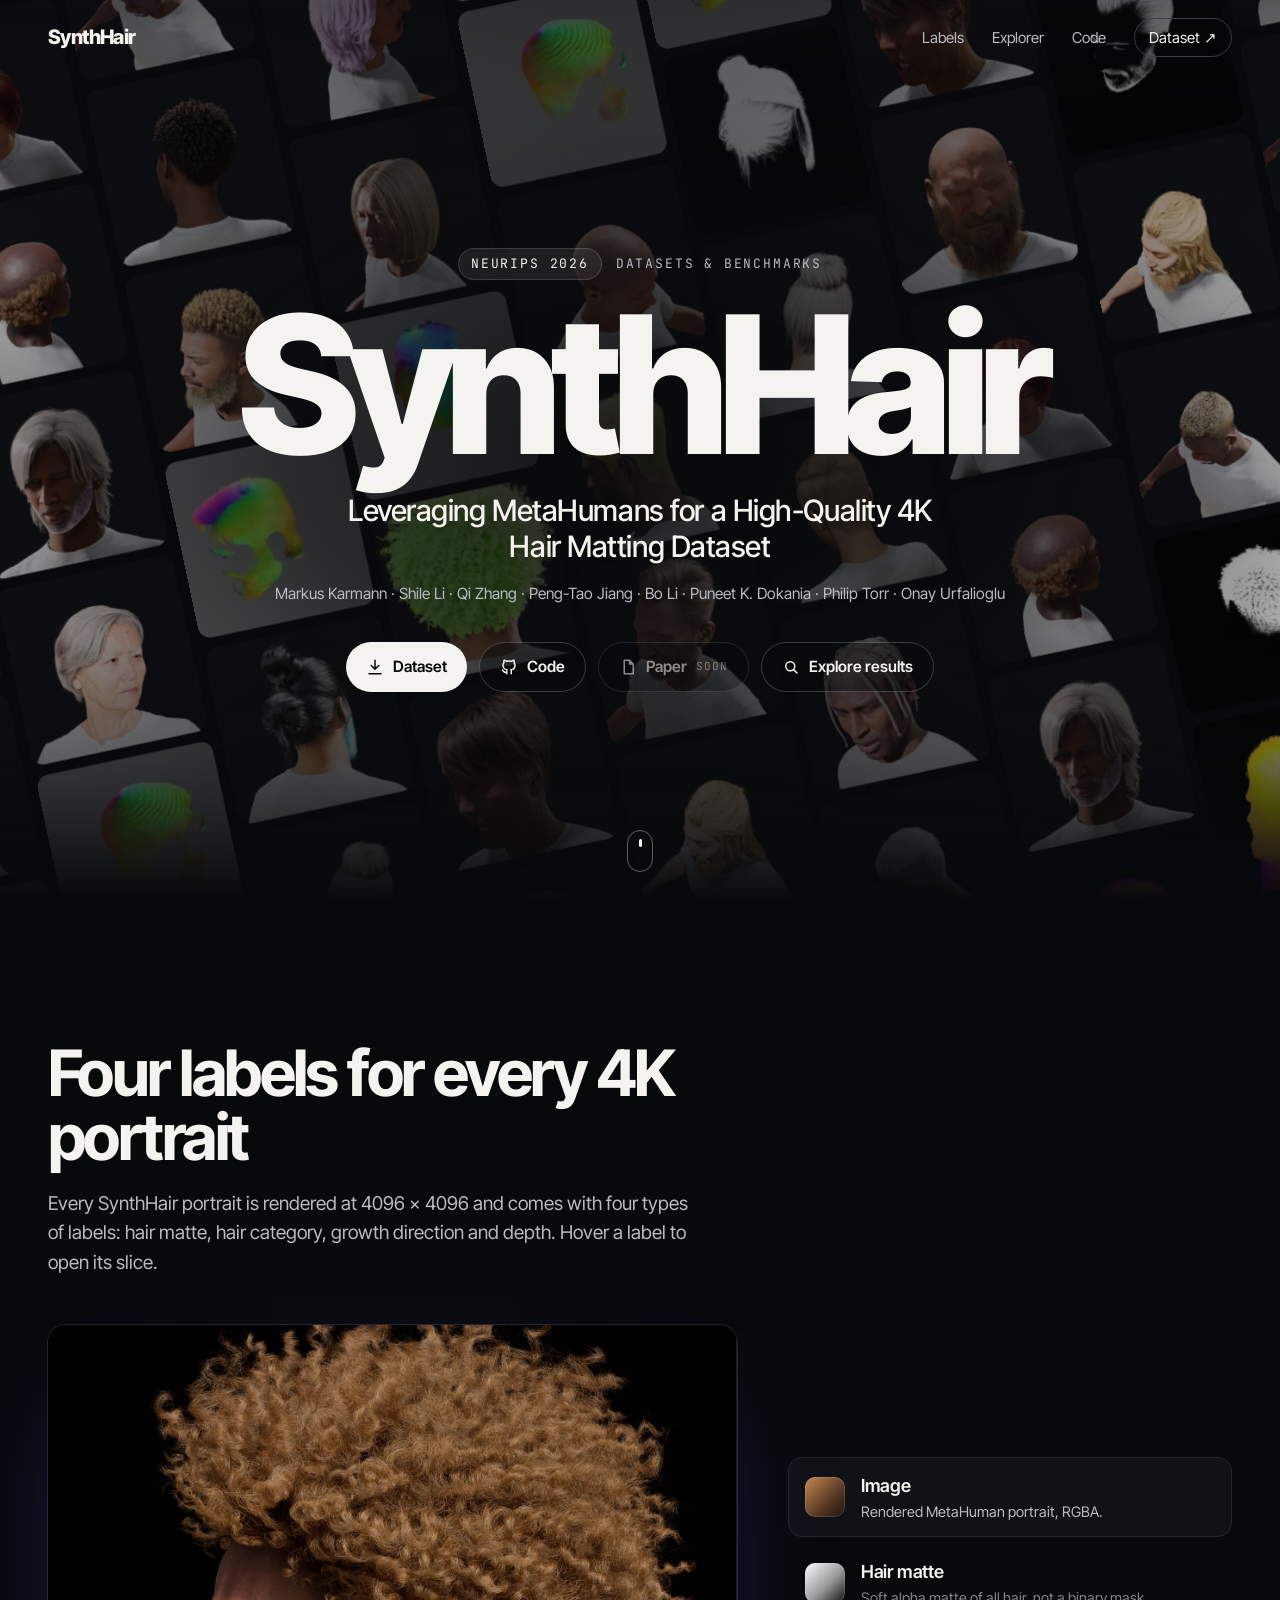
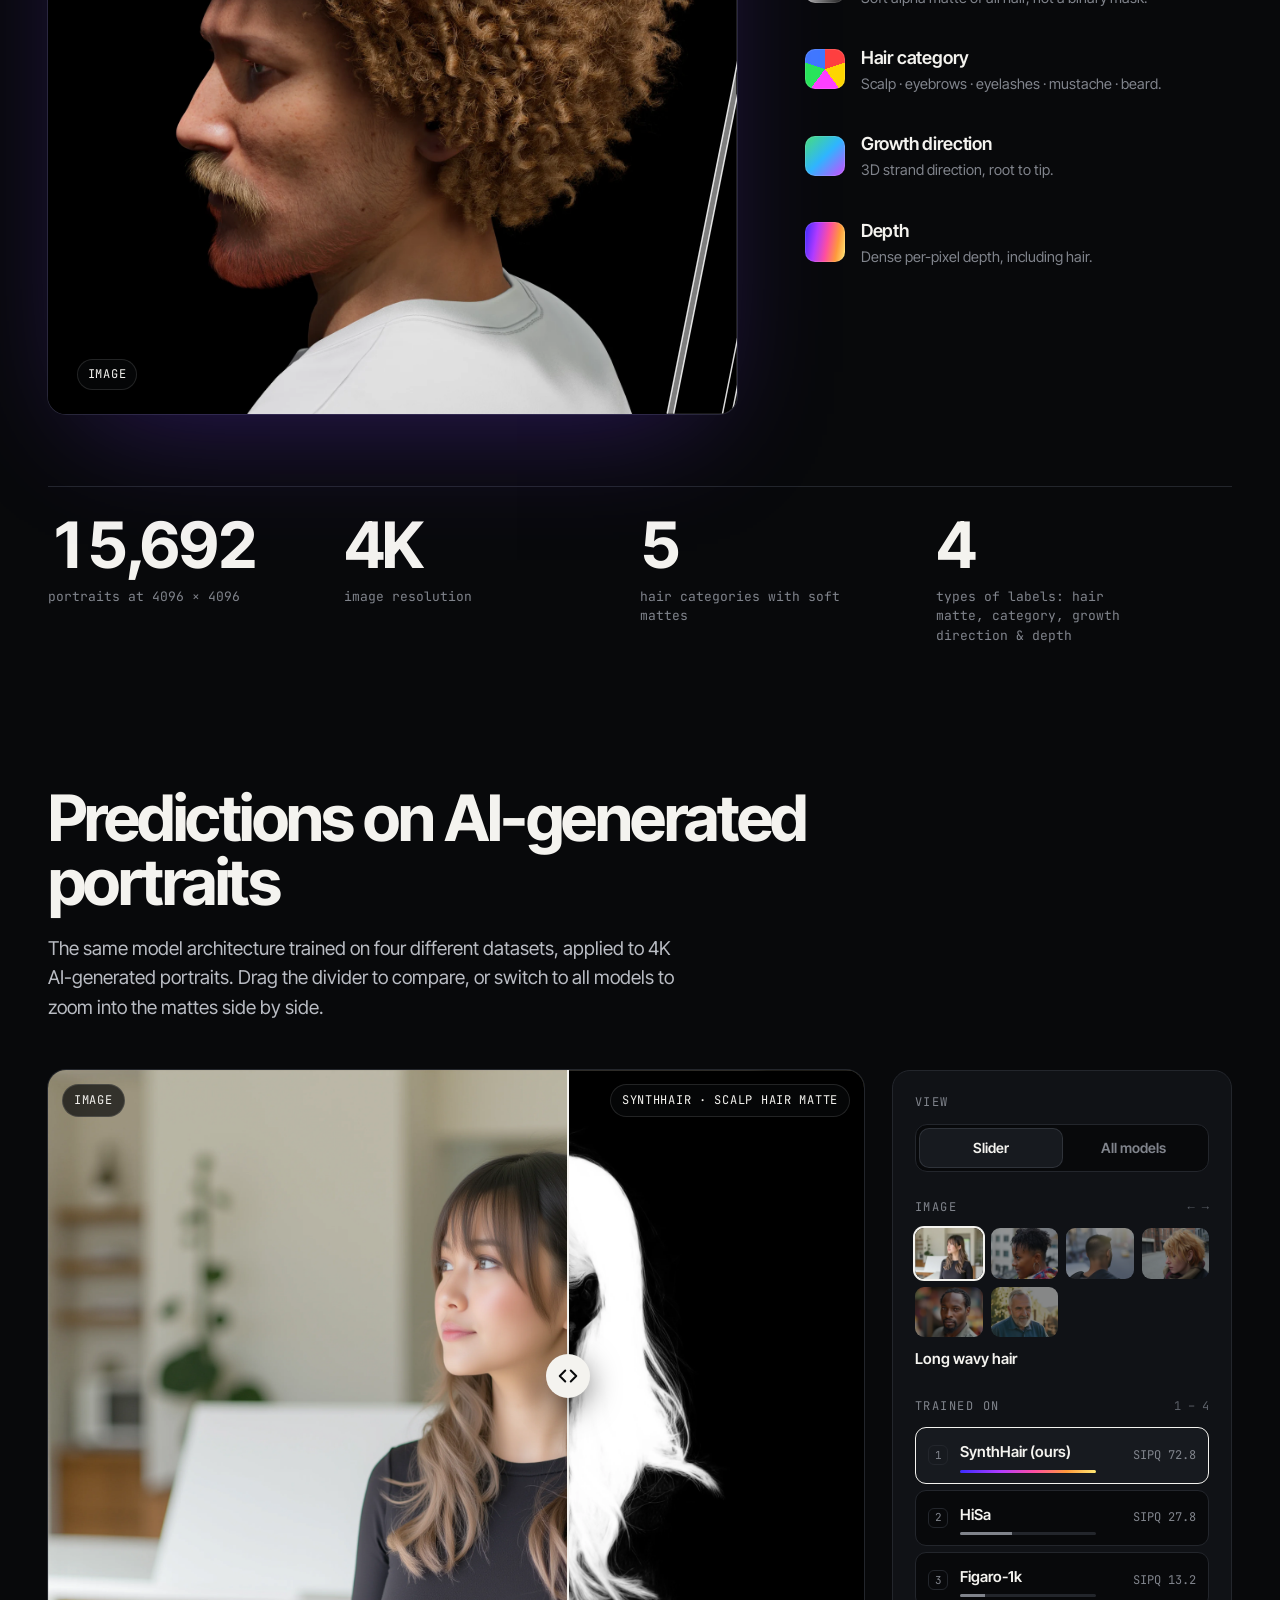
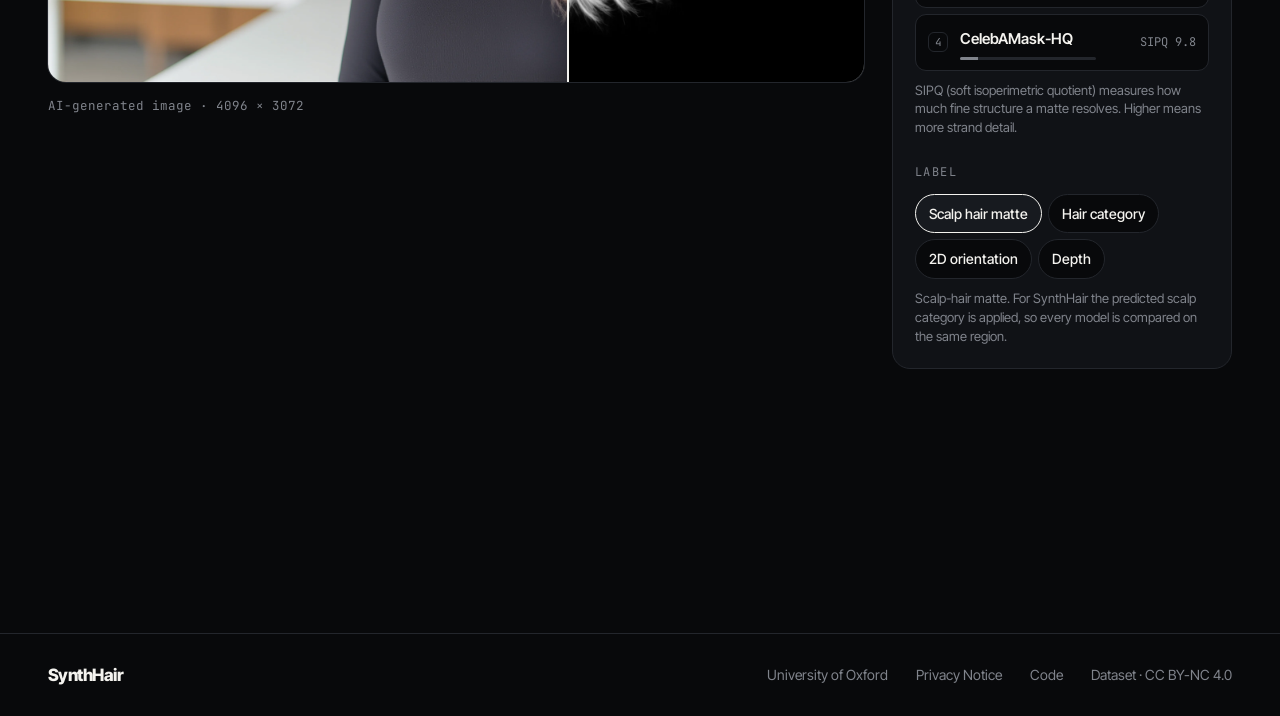
<file: index.html>
<!DOCTYPE html>
<html lang="en">
<head>
  <meta charset="utf-8">
  <meta name="viewport" content="width=device-width, initial-scale=1">
  <title>SynthHair: Leveraging MetaHumans for a High-Quality 4K Hair Matting Dataset</title>
  <meta name="description"
        content="SynthHair: 16,000 synthetic 4K portraits with soft hair alpha, hair categories, growth direction and depth labels. A research project at the University of Oxford.">
  <meta name="keywords" content="SynthHair, Hair Matting, Synthetic Data, MetaHuman, Computer Vision, Dataset">
  <meta property="og:title" content="SynthHair">
  <meta property="og:description" content="A high-quality 4K hair matting dataset built from MetaHumans.">
  <meta property="og:image" content="./static/media/hero/rgb.webp">
  <meta name="theme-color" content="#08090b">
  <link rel="icon" href="./static/favicon.svg" type="image/svg+xml">

  <link rel="preload" href="./static/fonts/inter-tight-800.woff2" as="font" type="font/woff2" crossorigin>
  <link rel="stylesheet" href="./static/css/site.css">
  <script defer src="./static/media/explorer/manifest.js"></script>
  <script defer src="./static/js/site.js"></script>
</head>
<body>

<nav class="nav" id="nav">
  <a class="nav-brand" href="#top">SynthHair</a>
  <div class="nav-links">
    <a href="#frame">Labels</a>
    <a href="#explorer">Explorer</a>
    <a href="https://github.com/mkarmann/synth-hair" target="_blank" rel="noopener">Code</a>
    <a class="nav-cta" href="https://doi.org/10.7910/DVN/KTSTEW" target="_blank" rel="noopener">Dataset ↗</a>
  </div>
</nav>

<header class="landing" id="top">
  <div class="wall" id="wall" aria-hidden="true"></div>
  <div class="landing-shade" aria-hidden="true"></div>

  <div class="landing-content">
    <div class="eyebrow reveal">
      <span class="pill">NeurIPS 2026</span>
      <span>Datasets &amp; Benchmarks</span>
    </div>
    <h1 class="title reveal" style="--d: 80ms">SynthHair</h1>
    <p class="subtitle reveal" style="--d: 160ms">
      Leveraging MetaHumans for a High-Quality 4K Hair&nbsp;Matting&nbsp;Dataset
    </p>
    <p class="authors reveal" style="--d: 240ms">
      Markus Karmann · Shile Li · Qi Zhang · Peng-Tao Jiang · Bo Li ·
      Puneet K. Dokania · Philip Torr · Onay Urfalioglu
    </p>
    <div class="actions reveal" style="--d: 320ms">
      <a class="btn btn-primary" href="https://doi.org/10.7910/DVN/KTSTEW" target="_blank" rel="noopener">
        <svg viewBox="0 0 24 24" aria-hidden="true"><path d="M12 3v12m0 0-5-5m5 5 5-5M4 21h16"/></svg>
        Dataset
      </a>
      <a class="btn btn-ghost" href="https://github.com/mkarmann/synth-hair" target="_blank" rel="noopener">
        <svg viewBox="0 0 24 24" aria-hidden="true"><path d="M9 19c-4.3 1.4-4.3-2.5-6-3m12 5v-3.5c0-1 .1-1.4-.5-2 2.8-.3 5.5-1.4 5.5-6a4.6 4.6 0 0 0-1.3-3.2 4.2 4.2 0 0 0-.1-3.2s-1.1-.3-3.5 1.3a12.3 12.3 0 0 0-6.2 0C6.5 2.8 5.4 3.1 5.4 3.1a4.2 4.2 0 0 0-.1 3.2A4.6 4.6 0 0 0 4 9.5c0 4.6 2.7 5.7 5.5 6-.6.6-.6 1.2-.5 2V21"/></svg>
        Code
      </a>
      <span class="btn btn-ghost is-disabled" title="Coming soon">
        <svg viewBox="0 0 24 24" aria-hidden="true"><path d="M7 3h7l5 5v13H7zM14 3v5h5"/></svg>
        Paper <small>soon</small>
      </span>
      <a class="btn btn-ghost" href="#explorer">
        <svg viewBox="0 0 24 24" aria-hidden="true"><circle cx="11" cy="11" r="6"/><path d="m20 20-4.5-4.5"/></svg>
        Explore results
      </a>
    </div>
  </div>

  <a class="scroll-cue" href="#frame" aria-label="Scroll down"><span></span></a>
</header>

<main>

  <section class="section" id="frame">
    <div class="section-head">
      <h2>Four labels for every 4K portrait</h2>
      <p class="lede">
        Every SynthHair portrait is rendered at 4096 × 4096 and comes with four types of labels:
        hair matte, hair category, growth direction and depth. Hover a label to open its slice.
      </p>
    </div>

    <div class="frame-grid">
      <div class="slicer" id="slicer">
        <img class="slice" data-layer="0" src="./static/media/hero/rgb.webp" alt="Rendered MetaHuman portrait">
        <img class="slice" data-layer="1" src="./static/media/hero/matte.webp" alt="Hair matte">
        <img class="slice" data-layer="2" src="./static/media/hero/categories.webp" alt="Hair category mattes">
        <img class="slice" data-layer="3" src="./static/media/hero/growth.webp" alt="3D hair growth direction">
        <img class="slice" data-layer="4" src="./static/media/hero/depth.webp" alt="Depth">
        <svg class="slice-lines" id="slice-lines" viewBox="0 0 100 100" preserveAspectRatio="none" aria-hidden="true"></svg>
        <div class="slice-tags" id="slice-tags" aria-hidden="true"></div>
      </div>

      <ol class="legend" id="legend">
        <li data-layer="0">
          <span class="legend-swatch sw-rgb"></span>
          <div><b>Image</b><span>Rendered MetaHuman portrait, RGBA.</span></div>
        </li>
        <li data-layer="1">
          <span class="legend-swatch sw-matte"></span>
          <div><b>Hair matte</b><span>Soft alpha matte of all hair, not a binary mask.</span></div>
        </li>
        <li data-layer="2">
          <span class="legend-swatch sw-cat"></span>
          <div><b>Hair category</b><span>Scalp · eyebrows · eyelashes · mustache · beard.</span></div>
        </li>
        <li data-layer="3">
          <span class="legend-swatch sw-growth"></span>
          <div><b>Growth direction</b><span>3D strand direction, root to tip.</span></div>
        </li>
        <li data-layer="4">
          <span class="legend-swatch sw-depth"></span>
          <div><b>Depth</b><span>Dense per-pixel depth, including hair.</span></div>
        </li>
      </ol>
    </div>

    <dl class="facts">
      <div><dt data-count="16000">16,000</dt><dd>portraits at 4096 × 4096</dd></div>
      <div><dt>4K</dt><dd>image resolution</dd></div>
      <div><dt data-count="5">5</dt><dd>hair categories with soft mattes</dd></div>
      <div><dt data-count="4">4</dt><dd>types of labels: hair matte, category, growth direction &amp; depth</dd></div>
    </dl>
  </section>

  <section class="section" id="explorer">
    <div class="section-head">
      <h2>Predictions on AI-generated portraits</h2>
      <p class="lede">
        The same model architecture trained on four different datasets, applied to 4K AI-generated portraits.
        Drag the divider to compare, or switch to all models to zoom into the mattes side by side.
      </p>
    </div>

    <div class="explorer">
      <div class="stage-wrap">
        <div class="stage" id="stage" tabindex="0" aria-label="Prediction viewer">
          <div class="stage-single" id="stage-single">
            <img class="stage-img" id="img-base" alt="">
            <div class="stage-pred" id="pred-clip"><img class="stage-img" id="img-pred" alt=""></div>
            <div class="divider" id="divider"><span class="divider-knob"><svg viewBox="0 0 24 24"><path d="m9 6-6 6 6 6M15 6l6 6-6 6"/></svg></span></div>
            <span class="stage-tag tag-left">Image</span>
            <span class="stage-tag tag-right" id="tag-right">Prediction</span>
          </div>
          <div class="stage-grid" id="stage-grid"></div>
          <div class="stage-loading" id="stage-loading"><span></span></div>
        </div>
        <div class="stage-caption">
          <span class="mono" id="caption-meta">AI-generated image · 4096 × 3072</span>
        </div>
      </div>

      <aside class="controls">
        <div class="control">
          <div class="control-label">View</div>
          <div class="segmented" id="view-toggle" role="tablist">
            <button class="is-active" data-view="single">Slider</button>
            <button data-view="grid">All models</button>
          </div>
        </div>

        <div class="control">
          <div class="control-label">Image <span class="mono hint">← →</span></div>
          <div class="thumbs" id="thumbs"></div>
        </div>

        <div class="control" id="model-control">
          <div class="control-label">Trained on <span class="mono hint">1 – 4</span></div>
          <div class="models" id="models"></div>
          <p class="note">SIPQ (soft isoperimetric quotient) measures how much fine structure a matte resolves. Higher means more strand detail.</p>
        </div>

        <div class="control" id="label-control">
          <div class="control-label">Label</div>
          <div class="chips" id="labels"></div>
          <p class="note" id="label-note"></p>
        </div>
      </aside>
    </div>

  </section>

  <section class="section section-narrow" id="privacy">
    <p class="about-small">
      This research uses pre-existing third-party academic image datasets that may contain personal
      data (such as faces). Please see our <a href="./privacy.html">Privacy Notice</a> for details on how
      personal data is processed, retained, and how to request erasure.
    </p>
  </section>

</main>

<footer class="footer">
  <span class="nav-brand">SynthHair</span>
  <span>University of Oxford</span>
  <a href="./privacy.html">Privacy Notice</a>
  <a href="https://github.com/mkarmann/synth-hair" target="_blank" rel="noopener">Code</a>
  <a href="https://doi.org/10.7910/DVN/KTSTEW" target="_blank" rel="noopener">Dataset · CC BY-NC 4.0</a>
</footer>

</body>
</html>
</file>
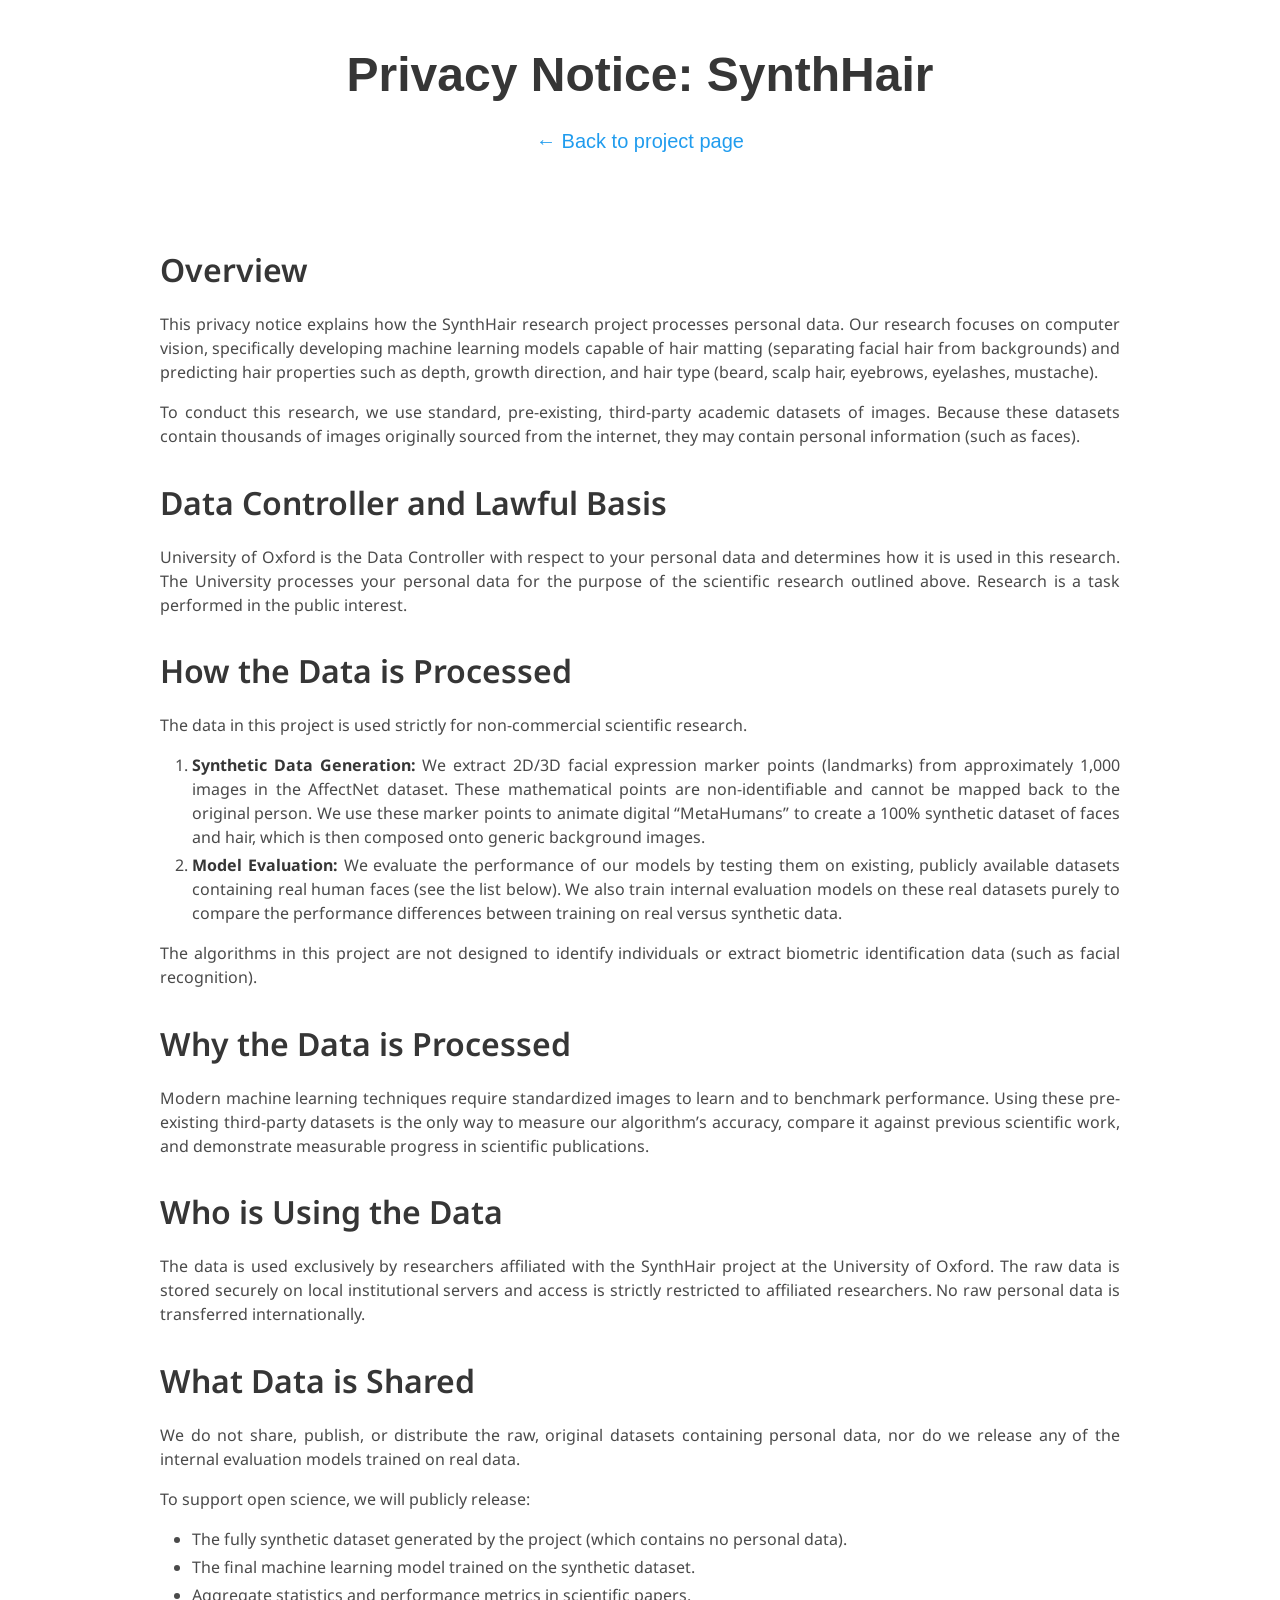
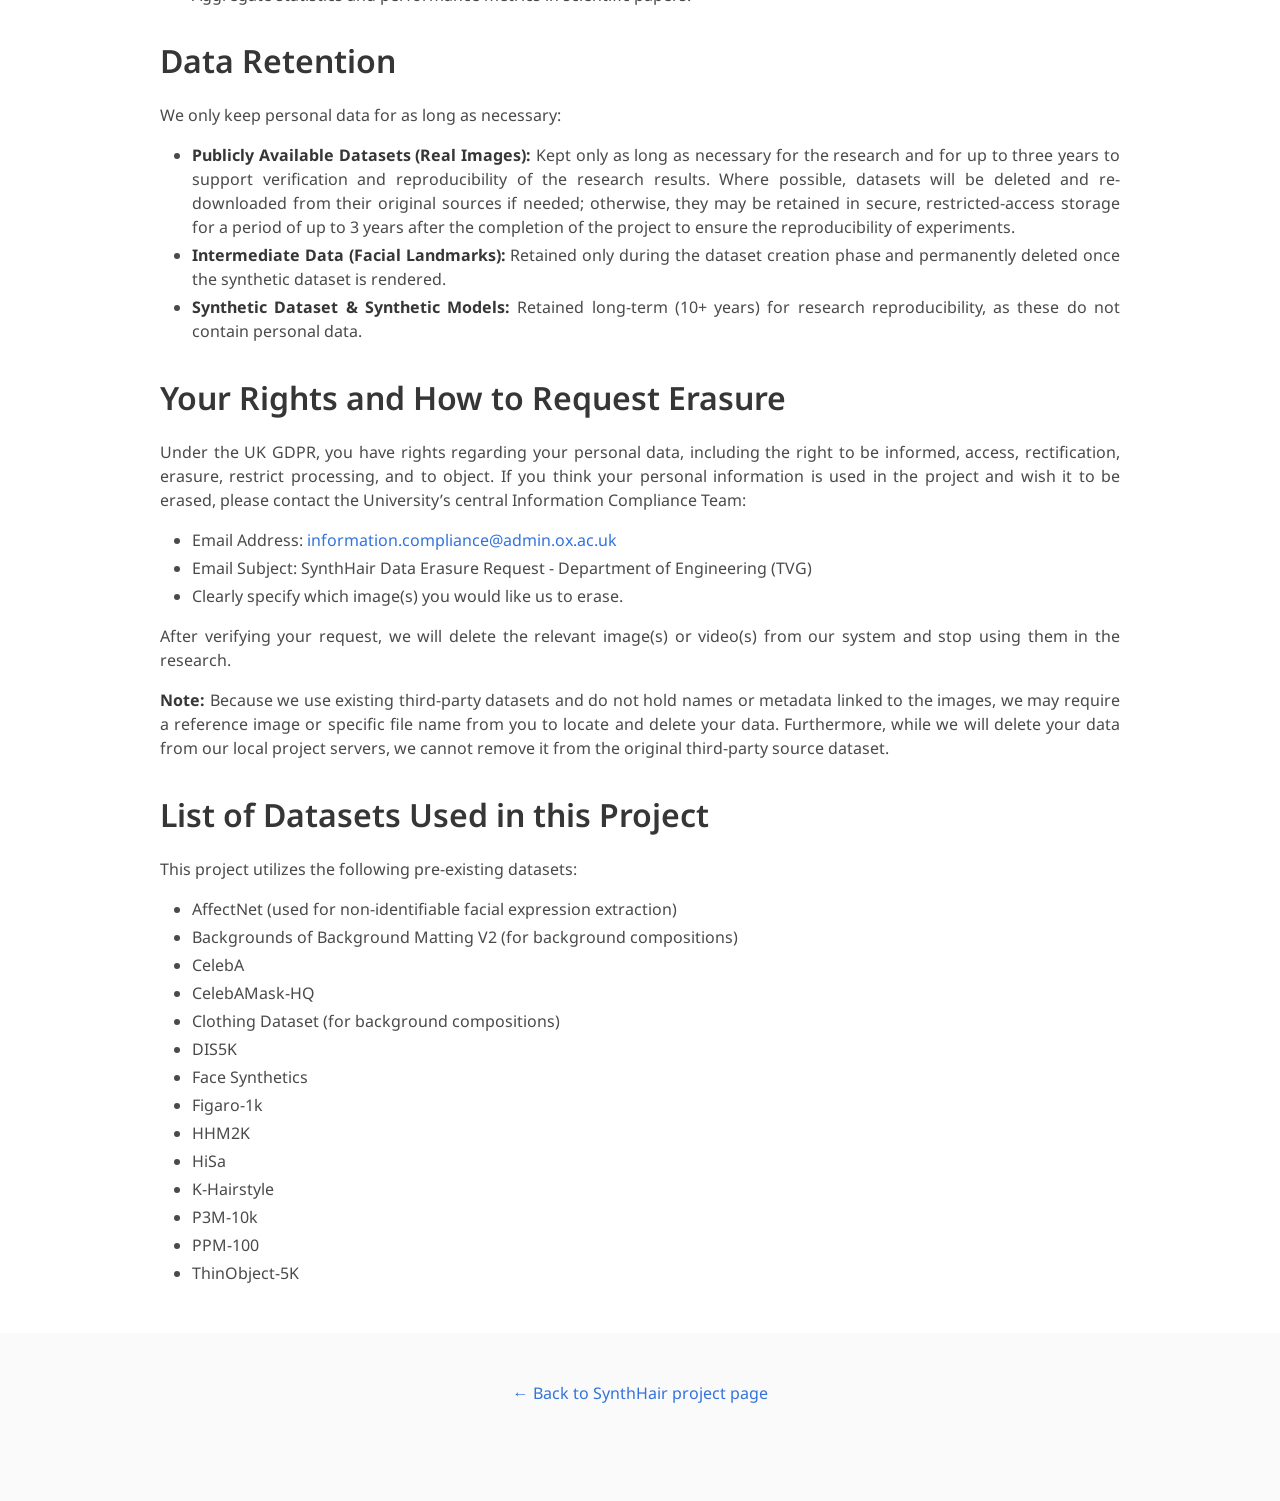
<file: privacy.html>
<!DOCTYPE html>
<html>
<head>
  <meta charset="utf-8">
  <meta name="description" content="Privacy Notice for the SynthHair research project.">
  <meta name="viewport" content="width=device-width, initial-scale=1">
  <title>Privacy Notice: SynthHair</title>

  <link href="https://fonts.googleapis.com/css?family=Google+Sans|Noto+Sans|Castoro"
        rel="stylesheet">

  <link rel="stylesheet" href="./static/css/bulma.min.css">
  <link rel="stylesheet" href="./static/css/fontawesome.all.min.css">
  <link rel="stylesheet" href="./static/css/index.css">

  <script defer src="./static/js/fontawesome.all.min.js"></script>
</head>
<body>

<section class="hero">
  <div class="hero-body">
    <div class="container is-max-desktop">
      <div class="columns is-centered">
        <div class="column has-text-centered">
          <h1 class="title is-1 publication-title">Privacy Notice: SynthHair</h1>
          <div class="is-size-5 publication-authors">
            <span class="author-block">
              <a href="./index.html">← Back to project page</a>
            </span>
          </div>
        </div>
      </div>
    </div>
  </div>
</section>

<section class="section">
  <div class="container is-max-desktop">
    <div class="content has-text-justified">

      <h2 class="title is-3">Overview</h2>
      <p>
        This privacy notice explains how the SynthHair research project processes personal
        data. Our research focuses on computer vision, specifically developing machine
        learning models capable of hair matting (separating facial hair from backgrounds)
        and predicting hair properties such as depth, growth direction, and hair type
        (beard, scalp hair, eyebrows, eyelashes, mustache).
      </p>
      <p>
        To conduct this research, we use standard, pre-existing, third-party academic
        datasets of images. Because these datasets contain thousands of images originally
        sourced from the internet, they may contain personal information (such as faces).
      </p>

      <h2 class="title is-3">Data Controller and Lawful Basis</h2>
      <p>
        University of Oxford is the Data Controller with respect to your personal data and
        determines how it is used in this research. The University processes your personal
        data for the purpose of the scientific research outlined above. Research is a task
        performed in the public interest.
      </p>

      <h2 class="title is-3">How the Data is Processed</h2>
      <p>
        The data in this project is used strictly for non-commercial scientific research.
      </p>
      <ol>
        <li>
          <strong>Synthetic Data Generation:</strong> We extract 2D/3D facial expression
          marker points (landmarks) from approximately 1,000 images in the AffectNet
          dataset. These mathematical points are non-identifiable and cannot be mapped back
          to the original person. We use these marker points to animate digital
          &ldquo;MetaHumans&rdquo; to create a 100% synthetic dataset of faces and hair,
          which is then composed onto generic background images.
        </li>
        <li>
          <strong>Model Evaluation:</strong> We evaluate the performance of our models by
          testing them on existing, publicly available datasets containing real human faces
          (see the list below). We also train internal evaluation models on these real
          datasets purely to compare the performance differences between training on real
          versus synthetic data.
        </li>
      </ol>
      <p>
        The algorithms in this project are not designed to identify individuals or extract
        biometric identification data (such as facial recognition).
      </p>

      <h2 class="title is-3">Why the Data is Processed</h2>
      <p>
        Modern machine learning techniques require standardized images to learn and to
        benchmark performance. Using these pre-existing third-party datasets is the only
        way to measure our algorithm&rsquo;s accuracy, compare it against previous scientific
        work, and demonstrate measurable progress in scientific publications.
      </p>

      <h2 class="title is-3">Who is Using the Data</h2>
      <p>
        The data is used exclusively by researchers affiliated with the SynthHair project at
        the University of Oxford. The raw data is stored securely on local institutional
        servers and access is strictly restricted to affiliated researchers. No raw personal
        data is transferred internationally.
      </p>

      <h2 class="title is-3">What Data is Shared</h2>
      <p>
        We do not share, publish, or distribute the raw, original datasets containing
        personal data, nor do we release any of the internal evaluation models trained on
        real data.
      </p>
      <p>To support open science, we will publicly release:</p>
      <ul>
        <li>The fully synthetic dataset generated by the project (which contains no personal data).</li>
        <li>The final machine learning model trained on the synthetic dataset.</li>
        <li>Aggregate statistics and performance metrics in scientific papers.</li>
      </ul>

      <h2 class="title is-3">Data Retention</h2>
      <p>We only keep personal data for as long as necessary:</p>
      <ul>
        <li>
          <strong>Publicly Available Datasets (Real Images):</strong> Kept only as long as
          necessary for the research and for up to three years to support verification and
          reproducibility of the research results. Where possible, datasets will be deleted
          and re-downloaded from their original sources if needed; otherwise, they may be
          retained in secure, restricted-access storage for a period of up to 3 years after
          the completion of the project to ensure the reproducibility of experiments.
        </li>
        <li>
          <strong>Intermediate Data (Facial Landmarks):</strong> Retained only during the
          dataset creation phase and permanently deleted once the synthetic dataset is
          rendered.
        </li>
        <li>
          <strong>Synthetic Dataset &amp; Synthetic Models:</strong> Retained long-term
          (10+ years) for research reproducibility, as these do not contain personal data.
        </li>
      </ul>

      <h2 class="title is-3">Your Rights and How to Request Erasure</h2>
      <p>
        Under the UK GDPR, you have rights regarding your personal data, including the right
        to be informed, access, rectification, erasure, restrict processing, and to object.
        If you think your personal information is used in the project and wish it to be
        erased, please contact the University&rsquo;s central Information Compliance Team:
      </p>
      <ul>
        <li>Email Address: <a href="mailto:information.compliance@admin.ox.ac.uk">information.compliance@admin.ox.ac.uk</a></li>
        <li>Email Subject: SynthHair Data Erasure Request - Department of Engineering (TVG)</li>
        <li>Clearly specify which image(s) you would like us to erase.</li>
      </ul>
      <p>
        After verifying your request, we will delete the relevant image(s) or video(s) from
        our system and stop using them in the research.
      </p>
      <p>
        <strong>Note:</strong> Because we use existing third-party datasets and do not hold
        names or metadata linked to the images, we may require a reference image or specific
        file name from you to locate and delete your data. Furthermore, while we will delete
        your data from our local project servers, we cannot remove it from the original
        third-party source dataset.
      </p>

      <h2 class="title is-3">List of Datasets Used in this Project</h2>
      <p>This project utilizes the following pre-existing datasets:</p>
      <ul>
        <li>AffectNet (used for non-identifiable facial expression extraction)</li>
        <li>Backgrounds of Background Matting V2 (for background compositions)</li>
        <li>CelebA</li>
        <li>CelebAMask-HQ</li>
        <li>Clothing Dataset (for background compositions)</li>
        <li>DIS5K</li>
        <li>Face Synthetics</li>
        <li>Figaro-1k</li>
        <li>HHM2K</li>
        <li>HiSa</li>
        <li>K-Hairstyle</li>
        <li>P3M-10k</li>
        <li>PPM-100</li>
        <li>ThinObject-5K</li>
      </ul>

    </div>
  </div>
</section>

<footer class="footer">
  <div class="container">
    <div class="columns is-centered">
      <div class="column is-8">
        <div class="content has-text-centered">
          <p>
            <a href="./index.html">← Back to SynthHair project page</a>
          </p>
        </div>
      </div>
    </div>
  </div>
</footer>

</body>
</html>
</file>
<file: static/css/site.css>
@font-face { font-family: "Inter Tight"; font-weight: 400; font-display: swap; src: url(../fonts/inter-tight-400.woff2) format("woff2"); }
@font-face { font-family: "Inter Tight"; font-weight: 500; font-display: swap; src: url(../fonts/inter-tight-500.woff2) format("woff2"); }
@font-face { font-family: "Inter Tight"; font-weight: 600; font-display: swap; src: url(../fonts/inter-tight-600.woff2) format("woff2"); }
@font-face { font-family: "Inter Tight"; font-weight: 700; font-display: swap; src: url(../fonts/inter-tight-700.woff2) format("woff2"); }
@font-face { font-family: "Inter Tight"; font-weight: 800; font-display: swap; src: url(../fonts/inter-tight-800.woff2) format("woff2"); }
@font-face { font-family: "JetBrains Mono"; font-weight: 400; font-display: swap; src: url(../fonts/jetbrains-mono-400.woff2) format("woff2"); }
@font-face { font-family: "JetBrains Mono"; font-weight: 500; font-display: swap; src: url(../fonts/jetbrains-mono-500.woff2) format("woff2"); }

:root {
  --sans: "Inter Tight", "Helvetica Neue", Arial, sans-serif;
  --mono: "JetBrains Mono", ui-monospace, Menlo, monospace;
  --night: #08090b;
  --night-2: #101216;
  --night-3: #171a1f;
  --line: #23262c;
  --bone: #f4f3ef;
  --text-2: #b9bcc3;
  --grey: #80848c;
  --c-scalp: #ff4040; --c-brows: #ffd600; --c-lashes: #ff40ff; --c-mustache: #28e65a; --c-beard: #4078ff;
  --depth-grad: linear-gradient(100deg, #3a2bff 0%, #b23cff 30%, #ff4fa0 55%, #ff9a3c 78%, #ffe873 100%);
  --radius: 18px;
  --ease: cubic-bezier(.2, .7, .1, 1);
}

* { box-sizing: border-box; }
html { scroll-behavior: smooth; background: var(--night); }
body {
  margin: 0; color: var(--bone); background: var(--night);
  font-family: var(--sans); font-size: 17px; line-height: 1.55;
  -webkit-font-smoothing: antialiased; font-feature-settings: "ss01", "cv11";
}
img { display: block; max-width: 100%; }
a { color: inherit; }
button { font: inherit; color: inherit; }
em { font-style: normal; }
.mono { font-family: var(--mono); }
::selection { background: var(--c-scalp); color: #fff; }

/* ---------- Nav ---------- */
.nav {
  position: fixed; inset: 0 0 auto 0; z-index: 50;
  display: flex; align-items: center; justify-content: space-between;
  padding: 18px clamp(20px, 4vw, 48px);
  transition: background .4s, backdrop-filter .4s, border-color .4s, padding .4s;
  border-bottom: 1px solid transparent;
}
.nav.is-scrolled {
  background: rgba(8, 9, 11, .72); backdrop-filter: blur(14px) saturate(1.4);
  -webkit-backdrop-filter: blur(14px) saturate(1.4);
  border-color: var(--line); padding-top: 12px; padding-bottom: 12px;
}
.nav-brand { font-weight: 800; letter-spacing: -.03em; font-size: 20px; text-decoration: none; }
.nav-links { display: flex; gap: 28px; align-items: center; font-size: 15px; }
.nav-links a { text-decoration: none; color: var(--text-2); transition: color .2s; }
.nav-links a:hover { color: var(--bone); }
.nav-links .nav-cta { color: var(--bone); padding: 7px 14px; border: 1px solid #3a3d44; border-radius: 999px; }
.nav-links .nav-cta:hover { border-color: var(--bone); }

/* ---------- Landing ---------- */
.landing {
  position: relative; min-height: 100svh; overflow: hidden;
  display: grid; place-items: center; isolation: isolate;
}
.wall {
  position: absolute; inset: -30% -20%; z-index: -2;
  display: flex; gap: 10px; justify-content: center;
  transform: rotate(-12deg) scale(1.05);
  opacity: 0; transition: opacity 1.6s ease;
}
.wall.is-ready { opacity: 1; }
.wall-col { flex: 0 0 auto; width: var(--tile); }
.wall-col-inner { animation: drift var(--dur) linear infinite; animation-direction: var(--dir); will-change: transform; }
@keyframes drift { from { transform: translateY(0); } to { transform: translateY(-50%); } }
.tile { position: relative; width: var(--tile); height: var(--tile); margin-bottom: 10px; border-radius: 12px; overflow: hidden; background: #0c0d10; }
.tile img { position: absolute; inset: 0; width: 100%; height: 100%; object-fit: cover; visibility: hidden; }
.tile img.is-cur { visibility: visible; z-index: 1; }
.tile img.is-next { visibility: visible; z-index: 2; clip-path: inset(0 100% 0 0); }
.tile img.is-next.is-wiping { transition: clip-path 1.1s var(--ease); clip-path: inset(0 0 0 0); }
.tile::after {
  content: ""; position: absolute; top: 0; bottom: 0; width: 2px; left: var(--wipe, -4px);
  background: rgba(255, 255, 255, .9); box-shadow: 0 0 18px rgba(255, 255, 255, .6); opacity: 0;
}
.tile.is-wiping::after { opacity: 1; animation: wipe-line 1.1s var(--ease) forwards; }
@keyframes wipe-line { from { left: 0; } 90% { opacity: 1; } to { left: 100%; opacity: 0; } }

.landing-shade {
  position: absolute; inset: 0; z-index: -1; pointer-events: none;
  background:
    radial-gradient(ellipse 60% 55% at 50% 50%, rgba(8, 9, 11, .92) 0%, rgba(8, 9, 11, .72) 45%, rgba(8, 9, 11, .25) 100%),
    linear-gradient(to bottom, rgba(8, 9, 11, .55), transparent 25%, transparent 70%, var(--night) 100%);
}
.landing-content { text-align: center; padding: 120px 24px 80px; max-width: 1100px; }
.eyebrow {
  display: inline-flex; gap: 14px; align-items: center; font-family: var(--mono); font-size: 13px;
  letter-spacing: .14em; text-transform: uppercase; color: var(--text-2);
}
.eyebrow > span { white-space: nowrap; }
.pill { padding: 5px 12px; border-radius: 999px; background: rgba(255, 255, 255, .08); border: 1px solid rgba(255, 255, 255, .14); color: var(--bone); }
.title {
  margin: 22px 0 0; font-weight: 800; letter-spacing: -.06em; line-height: .86;
  font-size: clamp(76px, 15vw, 220px);
}
.subtitle { margin: 26px auto 0; max-width: 820px; font-size: clamp(20px, 2.3vw, 30px); font-weight: 500; letter-spacing: -.015em; line-height: 1.2; }
.authors { margin: 18px auto 0; max-width: 760px; color: var(--text-2); font-size: 15.5px; }
.actions { margin-top: 36px; display: flex; gap: 12px; justify-content: center; flex-wrap: wrap; }
.btn {
  display: inline-flex; align-items: center; gap: 9px; padding: 12px 20px; border-radius: 999px;
  font-weight: 600; font-size: 15.5px; text-decoration: none; transition: transform .2s var(--ease), background .2s, border-color .2s;
}
.btn svg { width: 18px; height: 18px; fill: none; stroke: currentColor; stroke-width: 2; stroke-linecap: round; stroke-linejoin: round; }
.btn small { font-family: var(--mono); font-size: 11px; font-weight: 400; letter-spacing: .08em; text-transform: uppercase; opacity: .7; }
.btn-primary { background: var(--bone); color: var(--night); }
.btn-primary:hover { transform: translateY(-2px); }
.btn-ghost { border: 1px solid rgba(255, 255, 255, .2); background: rgba(8, 9, 11, .4); backdrop-filter: blur(6px); }
.btn-ghost:hover { border-color: var(--bone); transform: translateY(-2px); }
.btn.is-disabled { opacity: .55; cursor: default; }
.btn.is-disabled:hover { transform: none; border-color: rgba(255, 255, 255, .2); }

.scroll-cue { position: absolute; bottom: 28px; left: 50%; translate: -50% 0; width: 26px; height: 42px; border: 1.5px solid rgba(255, 255, 255, .35); border-radius: 14px; }
.scroll-cue span { position: absolute; left: 50%; top: 8px; width: 3px; height: 8px; margin-left: -1.5px; border-radius: 2px; background: var(--bone); animation: cue 1.8s ease-in-out infinite; }
@keyframes cue { 0% { opacity: 0; transform: translateY(0); } 30% { opacity: 1; } 100% { opacity: 0; transform: translateY(14px); } }

.reveal { opacity: 0; transform: translateY(18px); animation: rise .9s var(--ease) forwards; animation-delay: var(--d, 0ms); }
@keyframes rise { to { opacity: 1; transform: none; } }

/* ---------- Sections ---------- */
.section { max-width: 1320px; margin: 0 auto; padding: clamp(80px, 11vw, 150px) clamp(20px, 4vw, 48px) 0; }
.section-narrow { max-width: 860px; }
#privacy { padding-top: clamp(48px, 6vw, 80px); }
.section-head { max-width: 780px; margin-bottom: 48px; }
h2 { margin: 0; font-size: clamp(36px, 5vw, 64px); font-weight: 700; letter-spacing: -.04em; line-height: 1; }
.lede { margin: 20px 0 0; color: var(--text-2); font-size: 19px; max-width: 640px; }

.in-view { opacity: 0; transform: translateY(26px); transition: opacity 1s var(--ease), transform 1s var(--ease); }
.in-view.is-visible { opacity: 1; transform: none; }

/* ---------- Slicer ---------- */
.frame-grid { display: grid; grid-template-columns: minmax(0, 1.55fr) minmax(260px, 1fr); gap: clamp(24px, 4vw, 64px); align-items: center; }
.slicer {
  position: relative; aspect-ratio: 1; border-radius: var(--radius); overflow: hidden; background: #000;
  box-shadow: 0 40px 120px -40px rgba(120, 60, 255, .35), 0 0 0 1px var(--line);
  cursor: crosshair; touch-action: pan-y;
  width: min(100%, calc(100svh - 120px)); justify-self: center;
}
.slice { position: absolute; inset: 0; width: 100%; height: 100%; object-fit: cover; user-select: none; -webkit-user-drag: none; }
.slice-lines { position: absolute; inset: 0; width: 100%; height: 100%; pointer-events: none; }
.slice-lines line { stroke: rgba(255, 255, 255, .85); stroke-width: 1.5px; vector-effect: non-scaling-stroke; }
.slice-tags { position: absolute; inset: 0; pointer-events: none; }
.slice-tag {
  position: absolute; bottom: 3.5%; translate: 8px 0; white-space: nowrap;
  font-family: var(--mono); font-size: 12px; letter-spacing: .06em; text-transform: uppercase;
  padding: 5px 10px; border-radius: 999px; background: rgba(8, 9, 11, .72); backdrop-filter: blur(8px);
  border: 1px solid rgba(255, 255, 255, .12); transition: opacity .3s;
}

.legend { list-style: none; margin: 0; padding: 0; display: grid; gap: 6px; }
.legend li {
  display: grid; grid-template-columns: 40px 1fr; gap: 16px; align-items: center; padding: 14px 16px;
  border-radius: 14px; border: 1px solid transparent; cursor: pointer; transition: background .25s, border-color .25s;
}
.legend li:hover, .legend li.is-active { background: var(--night-2); border-color: var(--line); }
.legend b { display: block; font-size: 18px; font-weight: 600; letter-spacing: -.01em; }
.legend li div span { display: block; color: var(--grey); font-size: 14.5px; line-height: 1.4; margin-top: 2px; }
.legend li.is-active div span { color: var(--text-2); }
.legend-swatch { width: 40px; height: 40px; border-radius: 10px; box-shadow: inset 0 0 0 1px rgba(255, 255, 255, .12); }
.sw-rgb { background: linear-gradient(135deg, #c48a52, #5b3a24 60%, #1d140f); }
.sw-matte { background: linear-gradient(135deg, #fff, #9a9a9a 55%, #111); }
.sw-cat { background: conic-gradient(var(--c-scalp) 0 20%, var(--c-brows) 0 40%, var(--c-lashes) 0 60%, var(--c-mustache) 0 80%, var(--c-beard) 0); }
.sw-growth { background: linear-gradient(135deg, #47e07a, #2fb6ff 50%, #d04bff); }
.sw-depth { background: var(--depth-grad); }

.facts { margin: 72px 0 0; display: grid; grid-template-columns: repeat(4, 1fr); border-top: 1px solid var(--line); }
.facts > div { padding: 26px 24px 0 0; }
.facts dt { font-size: clamp(40px, 5vw, 68px); font-weight: 700; letter-spacing: -.05em; line-height: 1; font-variant-numeric: tabular-nums; }
.facts dd { margin: 10px 0 0; font-family: var(--mono); font-size: 13px; color: var(--grey); line-height: 1.5; max-width: 220px; }

/* ---------- Explorer ---------- */
.explorer { display: grid; grid-template-columns: minmax(0, 1fr) 340px; gap: 28px; align-items: start; }
.stage-wrap { position: sticky; top: 84px; }
.stage {
  position: relative; aspect-ratio: 4 / 3; border-radius: var(--radius); overflow: hidden; background: #000;
  box-shadow: 0 0 0 1px var(--line); outline: none; user-select: none; touch-action: pan-y;
}
.stage:not(.is-grid) { cursor: ew-resize; }
.stage:focus-visible { box-shadow: 0 0 0 2px var(--bone); }
.stage-single, .stage-grid { position: absolute; inset: 0; }
.stage-img { position: absolute; inset: 0; width: 100%; height: 100%; object-fit: cover; -webkit-user-drag: none; }
.stage-pred { position: absolute; inset: 0; clip-path: inset(0 0 0 var(--split, 50%)); }
.divider { position: absolute; top: 0; bottom: 0; left: var(--split, 50%); width: 2px; margin-left: -1px; background: var(--bone); cursor: ew-resize; z-index: 3; }
.divider::before { content: ""; position: absolute; inset: 0 -14px; }
.divider-knob {
  position: absolute; top: 50%; left: 50%; translate: -50% -50%; width: 44px; height: 44px; border-radius: 50%;
  background: var(--bone); color: var(--night); display: grid; place-items: center; box-shadow: 0 8px 30px rgba(0, 0, 0, .5);
  transition: transform .2s var(--ease);
}
.divider:hover .divider-knob, .stage.is-dragging .divider-knob { transform: scale(1.1); }
.divider-knob svg { width: 22px; height: 22px; fill: none; stroke: currentColor; stroke-width: 2.2; stroke-linecap: round; stroke-linejoin: round; }
.stage-tag {
  position: absolute; top: 14px; z-index: 2; font-family: var(--mono); font-size: 12px; letter-spacing: .06em; text-transform: uppercase;
  padding: 6px 11px; border-radius: 999px; background: rgba(8, 9, 11, .7); backdrop-filter: blur(8px); border: 1px solid rgba(255, 255, 255, .12);
  pointer-events: none;
}
.tag-left { left: 14px; }
.tag-right { right: 14px; }

.stage-grid { display: none; grid-template-columns: 1fr 1fr; grid-template-rows: 1fr 1fr; gap: 3px; background: var(--night); }
.stage.is-grid .stage-single { display: none; }
.stage.is-grid .stage-grid { display: grid; }
.grid-cell { position: relative; overflow: hidden; background: #000; }
.grid-cell img { position: absolute; inset: 0; width: 100%; height: 100%; object-fit: cover; }
.grid-cell .stage-tag { top: 10px; left: 10px; font-size: 11px; }
.grid-cell .sipq { position: absolute; left: 10px; bottom: 10px; font-family: var(--mono); font-size: 11px; color: var(--text-2); pointer-events: none; }
.grid-cell.is-ours .stage-tag { border-color: rgba(255, 255, 255, .5); }

.grid-loupe { position: absolute; z-index: 4; width: 150px; height: 150px; margin: -75px 0 0 -75px; border-radius: 50%; pointer-events: none; opacity: 0; transition: opacity .18s; box-shadow: 0 0 0 2px var(--bone), 0 14px 40px rgba(0, 0, 0, .6); background-repeat: no-repeat; background-color: #000; }
.grid-cell.is-loupe .grid-loupe { opacity: 1; }

.stage-loading { position: absolute; inset: auto 0 0 0; height: 3px; z-index: 6; opacity: 0; transition: opacity .3s; overflow: hidden; }
.stage-loading.is-on { opacity: 1; }
.stage-loading span { position: absolute; inset: 0; width: 40%; background: var(--depth-grad); animation: load 1s ease-in-out infinite; }
@keyframes load { from { transform: translateX(-100%); } to { transform: translateX(260%); } }

.stage-caption { display: flex; gap: 18px; justify-content: space-between; margin-top: 14px; font-size: 14px; color: var(--grey); }
.stage-caption .mono { font-size: 12.5px; white-space: nowrap; }

.controls { display: grid; gap: 26px; padding: 22px; border-radius: var(--radius); background: var(--night-2); border: 1px solid var(--line); }
.control-label { display: flex; justify-content: space-between; font-family: var(--mono); font-size: 12px; letter-spacing: .12em; text-transform: uppercase; color: var(--grey); margin-bottom: 12px; }
.hint { letter-spacing: 0; color: #5b5f67; }
.note { margin: 10px 0 0; font-size: 13px; color: var(--grey); line-height: 1.45; }
.note:empty { display: none; }

.segmented { display: grid; grid-template-columns: 1fr 1fr; padding: 4px; border-radius: 12px; background: var(--night); border: 1px solid var(--line); position: relative; }
.segmented button { padding: 8px 10px; border: 0; background: none; border-radius: 9px; cursor: pointer; color: var(--grey); font-weight: 600; font-size: 14px; transition: color .2s, background .2s; }
.segmented button.is-active { background: var(--night-3); color: var(--bone); box-shadow: 0 0 0 1px #2f333a; }

.thumbs { display: grid; grid-template-columns: repeat(4, 1fr); gap: 8px; }
.thumb { position: relative; aspect-ratio: 4 / 3; padding: 0; border: 0; border-radius: 9px; overflow: hidden; cursor: pointer; background: #000; opacity: .55; transition: opacity .2s, transform .2s var(--ease); }
.thumb img { width: 100%; height: 100%; object-fit: cover; }
.thumb:hover { opacity: .9; }
.thumb.is-active { opacity: 1; box-shadow: 0 0 0 2px var(--bone); }
.thumb-title { margin-top: 10px; font-weight: 600; font-size: 15px; }

.models { display: grid; gap: 6px; }
.model {
  display: grid; grid-template-columns: 22px 1fr auto; gap: 10px; align-items: center; padding: 10px 12px;
  border-radius: 11px; border: 1px solid var(--line); background: var(--night); cursor: pointer; text-align: left;
  transition: border-color .2s, background .2s;
}
.model:hover { border-color: #3a3e46; }
.model.is-active { border-color: var(--bone); background: var(--night-3); }
.model .key { font-family: var(--mono); font-size: 11px; color: var(--grey); width: 20px; height: 20px; display: grid; place-items: center; border-radius: 6px; border: 1px solid var(--line); }
.model .name { font-weight: 600; font-size: 15px; }
.model .score { font-family: var(--mono); font-size: 12px; color: var(--grey); text-align: right; min-width: 90px; }
.model .bar { display: block; height: 3px; border-radius: 2px; margin-top: 5px; background: var(--line); position: relative; overflow: hidden; }
.model .bar::after { content: ""; position: absolute; inset: 0 auto 0 0; width: calc(var(--v) * 100%); background: var(--grey); transition: width .5s var(--ease); }
.model.is-ours .bar::after { background: var(--depth-grad); }

.chips { display: flex; flex-wrap: wrap; gap: 6px; }
.chip { display: inline-flex; align-items: center; gap: 8px; padding: 8px 13px; border-radius: 999px; border: 1px solid var(--line); background: var(--night); cursor: pointer; font-size: 14px; font-weight: 500; transition: border-color .2s, background .2s, opacity .2s; }
.chip:hover { border-color: #3a3e46; }
.chip.is-active { border-color: var(--bone); background: var(--night-3); }
.chip.is-unavailable { opacity: .4; }
.chip i { width: 12px; height: 12px; border-radius: 50%; }
.cat-legend { display: flex; flex-wrap: wrap; gap: 6px 14px; margin-top: 10px; font-size: 12.5px; color: var(--text-2); }
.cat-legend span { display: inline-flex; align-items: center; gap: 6px; }
.cat-legend i { width: 9px; height: 9px; border-radius: 50%; }


/* ---------- About & footer ---------- */
.about-small { color: var(--grey); font-size: 15px; margin: 0; }
.about-small a { color: var(--text-2); }

.footer {
  margin-top: clamp(80px, 11vw, 150px); padding: 28px clamp(20px, 4vw, 48px); border-top: 1px solid var(--line);
  display: flex; gap: 28px; flex-wrap: wrap; align-items: center; font-size: 14px; color: var(--grey);
}
.footer .nav-brand { font-size: 17px; color: var(--bone); margin-right: auto; }
.footer a { text-decoration: none; }
.footer a:hover { color: var(--bone); }

/* ---------- Responsive ---------- */
@media (max-width: 980px) {
  .frame-grid, .explorer { grid-template-columns: 1fr; }
  .stage-wrap { position: relative; top: 0; }
  .legend { grid-template-columns: 1fr 1fr; }
  .facts { grid-template-columns: 1fr 1fr; row-gap: 28px; }
  .thumbs { grid-template-columns: repeat(7, 1fr); }
}
@media (max-width: 640px) {
  .nav-links a:not(.nav-cta) { display: none; }
  .legend { grid-template-columns: 1fr; }
  .thumbs { grid-template-columns: repeat(4, 1fr); }
  .stage-caption { flex-direction: column; gap: 4px; }
  .slice-tag { font-size: 10px; padding: 3px 7px; }
  .eyebrow { font-size: 11px; gap: 10px; letter-spacing: .1em; }
  .stage-tag { font-size: 10px; padding: 4px 8px; top: 10px; }
  .tag-left { left: 10px; } .tag-right { right: 10px; }
}
@media (prefers-reduced-motion: reduce) {
  *, *::before, *::after { animation-duration: .01ms !important; animation-iteration-count: 1 !important; transition-duration: .01ms !important; }
  html { scroll-behavior: auto; }
}
</file>
<file: static/css/index.css>
body {
  font-family: 'Noto Sans', sans-serif;
}


.footer .icon-link {
    font-size: 25px;
    color: #000;
}

.link-block a {
    margin-top: 5px;
    margin-bottom: 5px;
}

.dnerf {
  font-variant: small-caps;
}


.teaser .hero-body {
  padding-top: 0;
  padding-bottom: 3rem;
}

.teaser {
  font-family: 'Google Sans', sans-serif;
}


.publication-title {
}

.publication-banner {
  max-height: parent;

}

.publication-banner video {
  position: relative;
  left: auto;
  top: auto;
  transform: none;
  object-fit: fit;
}

.publication-header .hero-body {
}

.publication-title {
    font-family: 'Google Sans', sans-serif;
}

.publication-authors {
    font-family: 'Google Sans', sans-serif;
}

.publication-venue {
    color: #555;
    width: fit-content;
    font-weight: bold;
}

.publication-awards {
    color: #ff3860;
    width: fit-content;
    font-weight: bolder;
}

.publication-authors {
}

.publication-authors a {
   color: hsl(204, 86%, 53%) !important;
}

.publication-authors a:hover {
    text-decoration: underline;
}

.author-block {
  display: inline-block;
}

.publication-banner img {
}

.publication-authors {
  /*color: #4286f4;*/
}

.publication-video {
    position: relative;
    width: 100%;
    height: 0;
    padding-bottom: 56.25%;

    overflow: hidden;
    border-radius: 10px !important;
}

.publication-video iframe {
    position: absolute;
    top: 0;
    left: 0;
    width: 100%;
    height: 100%;
}

.publication-body img {
}

.results-carousel {
  overflow: hidden;
}

.results-carousel .item {
  margin: 5px;
  overflow: hidden;
  border: 1px solid #bbb;
  border-radius: 10px;
  padding: 0;
  font-size: 0;
}

.results-carousel video {
  margin: 0;
}


.interpolation-panel {
  background: #f5f5f5;
  border-radius: 10px;
}

.interpolation-panel .interpolation-image {
  width: 100%;
  border-radius: 5px;
}

.interpolation-video-column {
}

.interpolation-panel .slider {
  margin: 0 !important;
}

.interpolation-panel .slider {
  margin: 0 !important;
}

#interpolation-image-wrapper {
  width: 100%;
}
#interpolation-image-wrapper img {
  border-radius: 5px;
}
</file>
